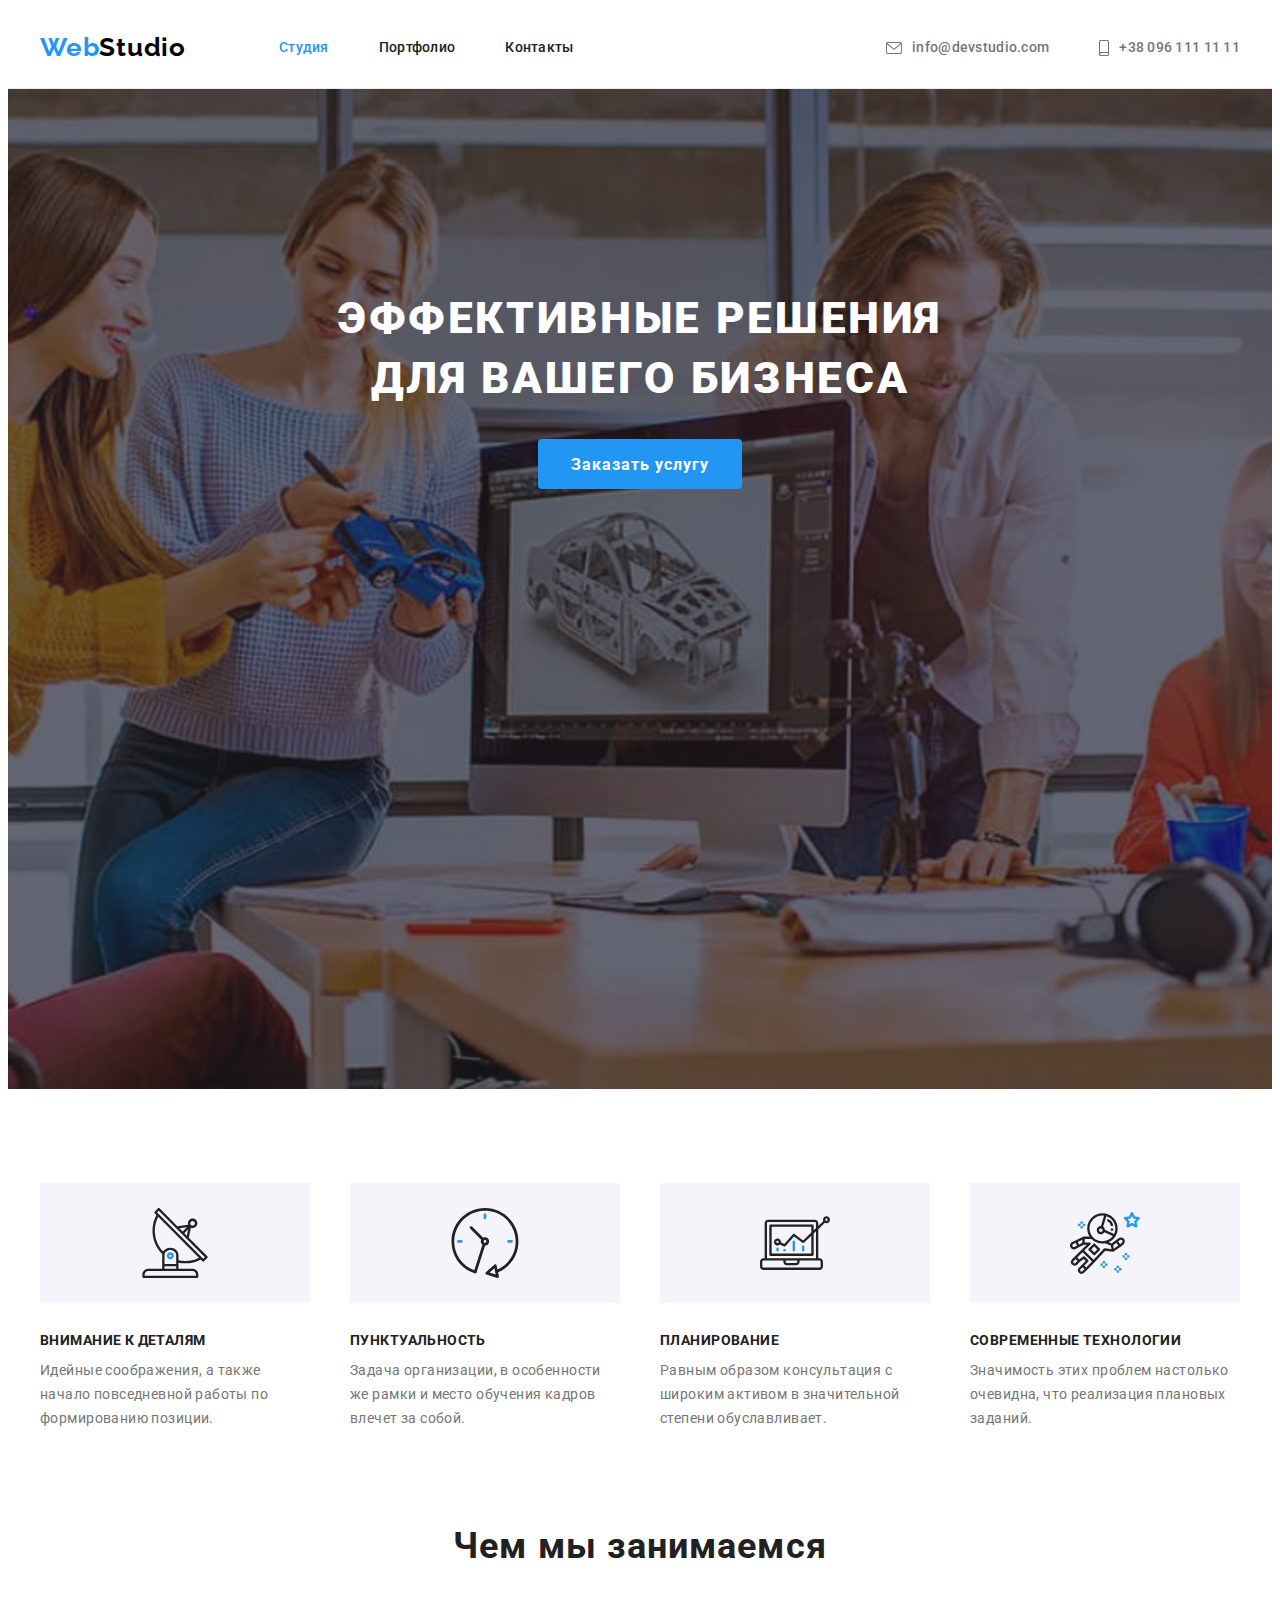
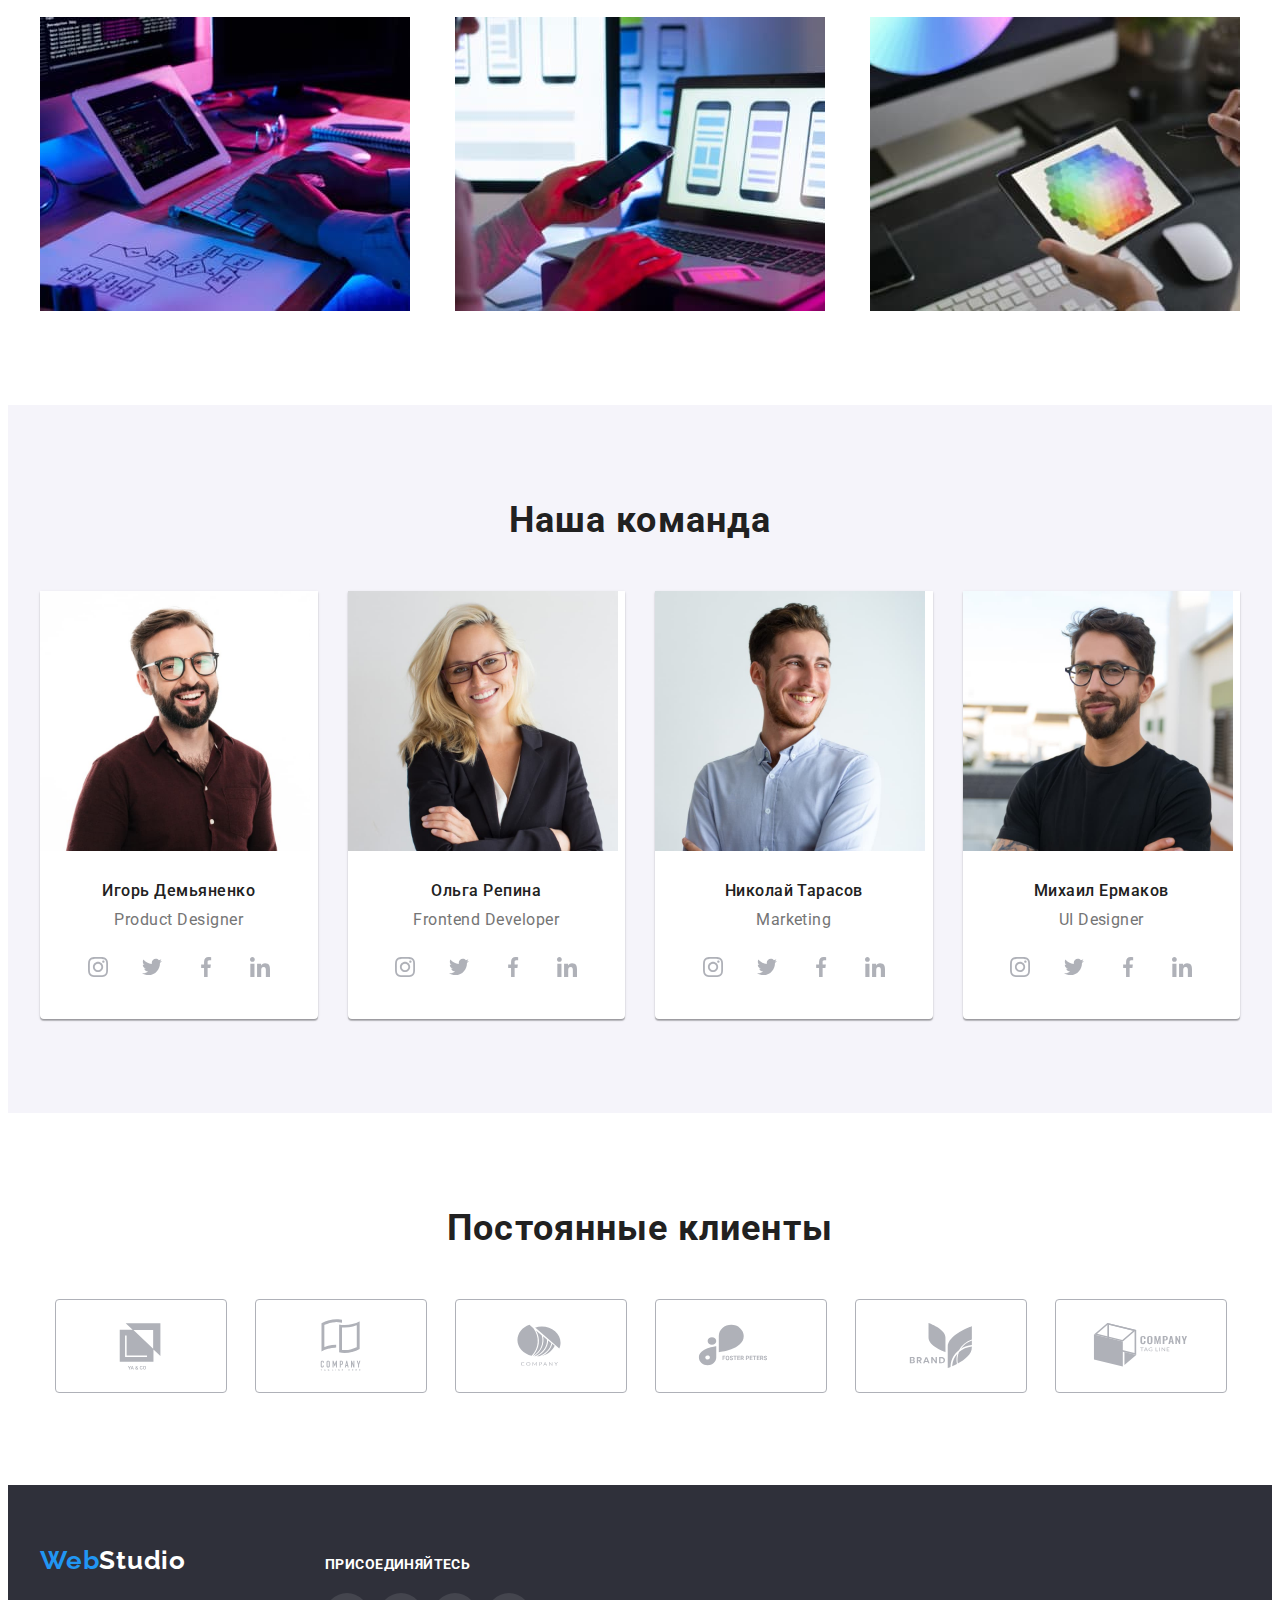
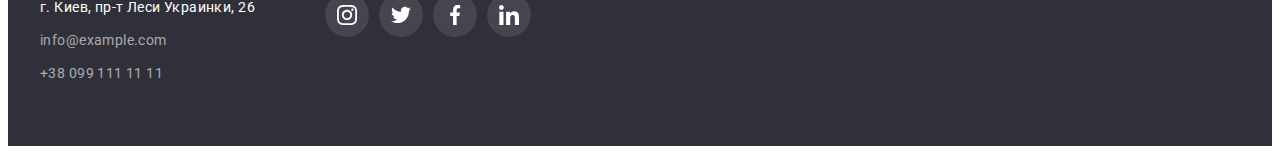
<file: index.html>
<!DOCTYPE html>
<html lang="ru">
<head>
    <meta charset="UTF-8">
    <meta http-equiv="X-UA-Compatible" content="IE=edge">
    <meta name="viewport" content="width=device-width, initial-scale=1.0">
    <title>WebStudio</title>
    <link rel="preconnect" href="https://fonts.googleapis.com">
    <link rel="preconnect" href="https://fonts.gstatic.com" crossorigin>
    <link href="https://fonts.googleapis.com/css2?family=Raleway:wght@700&family=Roboto:wght@400;500;700;900&display=swap" rel="stylesheet">
    <link rel="stylesheet" href="https://cdnjs.cloudflare.com/ajax/libs/modern-normalize/1.1.0/modern-normalize.min.css"
        integrity="sha512-wpPYUAdjBVSE4KJnH1VR1HeZfpl1ub8YT/NKx4PuQ5NmX2tKuGu6U/JRp5y+Y8XG2tV+wKQpNHVUX03MfMFn9Q=="
        crossorigin="anonymous" referrerpolicy="no-referrer" />
    <link rel="stylesheet" href="./css/styles.css">
</head>
<body>
    <header class="header">
        <div class="container">
            <nav class="header-nav">
                <a href="" lang="en" class="header-logo link"><span>Web</span>Studio</a>
                <ul class="header-list list">
                    <li class="header-item"><a href="./index.html" class="header-link link current">Студия</a></li>
                    <li class="header-item"><a href="./portfolio.html" class="header-link link">Портфолио</a></li>
                    <li class="header-item"><a href="" class="header-link link">Контакты</a></li>
                </ul>
            </nav>
            <ul class="header-aside list">
                <li class="header-contact">
                    <a href="mailto:info@devstudio.com" class="header-mail link"><svg class="header-icon-envelope" width="16" height="12">
                        <use href="./images/icons.svg#icon-envelope"></use>
                    </svg>info@devstudio.com</a>
                </li>
                <li class="header-contact">
                    <a href="tel:+380961111111" class="header-tel link"><svg class="header-icon-smartphone" width="10" height="16">
                        <use href="./images/icons.svg#icon-smartphone"></use>
                    </svg>+38 096 111 11 11</a>  
                </li>
            </ul>
        </div>
    </header>
<main>
    <section class="hero">
        <div class="hero-content container">
            <h1 class="hero-titel">Эффективные решения для вашего бизнеса</h1>
            <button type="button" class="hero-btn">Заказать услугу</button>
        </div>
    </section>
    <section class="about">
        <div class="container">
            <h2 class="about-titel visually-hidden">Нашы преимущества</h2>
            <ul class="about-list list">
                <li class="about-item">
                    <div>
                        <svg class="fnetwork-icon " width="70" height="70">
                            <use href="./images/icons.svg#icon-antenna"></use>
                        </svg>
                    </div>
                    <h3 class="about-heading">Внимание к деталям</h3>
                    <p class="about-text">Идейные соображения, а также начало повседневной работы по формированию позиции.</p>
                </li>
                <li class="about-item">
                    <div>
                        <svg class="fnetwork-icon" width="70" height="70">
                            <use href="./images/icons.svg#icon-clock"></use>
                        </svg>
                    </div>
                    <h3 class="about-heading">Пунктуальность</h3>
                    <p class="about-text">Задача организации, в особенности же рамки и место обучения кадров влечет за собой.</p>
                </li>
                <li class="about-item">
                    <div>
                        <svg class="fnetwork-icon" width="70" height="70">
                            <use href="./images/icons.svg#icon-diagram"></use>
                        </svg>
                    </div>
                    <h3 class="about-heading">Планирование</h3>
                    <p class="about-text">Равным образом консультация с широким активом в значительной степени обуславливает.</p>
                </li>
                <li class="about-item">
                    <div>
                        <svg class="fnetwork-icon" width="70" height="70">
                            <use href="./images/icons.svg#icon-astronaut"></use>
                        </svg>
                    </div>
                    <h3 class="about-heading">Современные технологии</h3>
                    <p class="about-text">Значимость этих проблем настолько очевидна, что реализация плановых заданий.</p>
                </li>
            </ul>
        </div>
    </section>
    <section class="work">
        <div class="container">
            <h2 class="work-titel">Чем мы занимаемся</h2>
            <ul class="work-list list">
                <li class="work-item"><img src="./images/we-doing-1.jpg" alt="печать кода разработчиком" width="370"></li>
                <li class="work-item"><img src="./images/we-doing-2.jpg" alt="подбор стияля разработчиком" width="370"></li>
                <li class="work-item"><img src="./images/we-doing-3.jpg" alt="цветовая палитра к стилям" width="370"></li>
            </ul>   
        </div>
    </section>
    <section class="team">
        <div class="container">
            <h2 class="team-titel">Наша команда</h2>
            <ul class="team-list list">
                <li class="team-item">
                    <img src="./images/foto-1-id.jpg" alt="фото Игорь Демьяненко" width="270">
                    <div>
                        <h3 class="team-heading">Игорь Демьяненко</h3>
                        <p lang="en" class="team-text">Product Designer</p>
                        <ul class="team-soc-list list">
                            <li class="team-soc-item">
                                <a href="" class="team-soc-link link">
                                    <svg class="team-soc-icon" width="20" height="20">
                                        <use href="./images/icons.svg#icon-instagram"></use>
                                    </svg>
                                </a>
                            </li>
                            <li class="team-soc-item">
                                <a href="" class="team-soc-link link">
                                    <svg class="team-soc-icon" width="20" height="20">
                                        <use href="./images/icons.svg#icon-twitter"></use>
                                    </svg>
                                </a>
                            </li>
                            <li class="team-soc-item">
                                <a href="" class="team-soc-link link">
                                    <svg class="team-soc-icon" width="20" height="20">
                                        <use href="./images/icons.svg#icon-facebook"></use>
                                    </svg>
                                </a>
                            </li>
                            <li class="team-soc-item">
                                <a href="" class="team-soc-link link">
                                    <svg class="team-soc-icon" width="20" height="20">
                                        <use href="./images/icons.svg#icon-linkedin"></use>
                                    </svg>
                                </a>
                            </li>
                        </ul>
                    </div>
                </li>
                <li class="team-item">
                    <img src="./images/foto-2-or.jpg" alt="фото Ольга Репина" width="270">
                    <div>
                        <h3 class="team-heading">Ольга Репина</h3>
                        <p lang="en" class="team-text">Frontend Developer</p>
                        <ul class="team-soc-list list">
                            <li class="team-soc-item">
                                <a href="" class="team-soc-link link">
                                    <svg class="team-soc-icon" width="20" height="20">
                                        <use href="./images/icons.svg#icon-instagram"></use>
                                    </svg>
                                </a>
                            </li>
                            <li class="team-soc-item">
                                <a href="" class="team-soc-link link">
                                    <svg class="team-soc-icon" width="20" height="20">
                                        <use href="./images/icons.svg#icon-twitter"></use>
                                    </svg>
                                </a>
                            </li>
                            <li class="team-soc-item">
                                <a href="" class="team-soc-link link">
                                    <svg class="team-soc-icon" width="20" height="20">
                                        <use href="./images/icons.svg#icon-facebook"></use>
                                    </svg>
                                </a>
                            </li>
                            <li class="team-soc-item">
                                <a href="" class="team-soc-link link">
                                    <svg class="team-soc-icon" width="20" height="20">
                                        <use href="./images/icons.svg#icon-linkedin"></use>
                                    </svg>
                                </a>
                            </li>
                        </ul>
                    </div>
                </li>
                <li class="team-item">
                    <img src="./images/foto-3-nt.jpg" alt="фото Николай Тарасов" width="270">
                    <div>
                        <h3 class="team-heading">Николай Тарасов</h3>
                        <p lang="en" class="team-text">Marketing</p>
                        <ul class="team-soc-list list">
                            <li class="team-soc-item">
                                <a href="" class="team-soc-link link">
                                    <svg class="team-soc-icon" width="20" height="20">
                                        <use href="./images/icons.svg#icon-instagram"></use>
                                    </svg>
                                </a>
                            </li>
                            <li class="team-soc-item">
                                <a href="" class="team-soc-link link">
                                    <svg class="team-soc-icon" width="20" height="20">
                                        <use href="./images/icons.svg#icon-twitter"></use>
                                    </svg>
                                </a>
                            </li>
                            <li class="team-soc-item">
                                <a href="" class="team-soc-link link">
                                    <svg class="team-soc-icon" width="20" height="20">
                                        <use href="./images/icons.svg#icon-facebook"></use>
                                    </svg>
                                </a>
                            </li>
                            <li class="team-soc-item">
                                <a href="" class="team-soc-link link">
                                    <svg class="team-soc-icon" width="20" height="20">
                                        <use href="./images/icons.svg#icon-linkedin"></use>
                                    </svg>
                                </a>
                            </li>
                        </ul>
                    </div>
                </li>
                <li class="team-item">
                    <img src="./images/foto-4-me.jpg" alt="фото Михаил Ермаков" width="270">
                    <div>
                        <h3 class="team-heading">Михаил Ермаков</h3>
                        <p lang="en" class="team-text">UI Designer</p>
                        <ul class="team-soc-list list">
                            <li class="team-soc-item">
                                <a href="" class="team-soc-link link">
                                    <svg class="team-soc-icon" width="20" height="20">
                                        <use href="./images/icons.svg#icon-instagram"></use>
                                    </svg>
                                </a>
                            </li>
                            <li class="team-soc-item">
                                <a href="" class="team-soc-link link">
                                    <svg class="team-soc-icon" width="20" height="20">
                                        <use href="./images/icons.svg#icon-twitter"></use>
                                    </svg>
                                </a>
                            </li>
                            <li class="team-soc-item">
                                <a href="" class="team-soc-link link">
                                    <svg class="team-soc-icon" width="20" height="20">
                                        <use href="./images/icons.svg#icon-facebook"></use>
                                    </svg>
                                </a>
                            </li>
                            <li class="team-soc-item">
                                <a href="" class="team-soc-link link">
                                    <svg class="team-soc-icon" width="20" height="20">
                                        <use href="./images/icons.svg#icon-linkedin"></use>
                                    </svg>
                                </a>
                            </li>
                        </ul>
                    </div>
                </li>
            </ul>
        </div>
    </section>
    <section class="client">
        <div class="container">
            <h2 class="client-title">Постоянные клиенты</h2>
            <ul class="client-list list">
                <li class="client-item">
                    <a href="" class="client-link">
                        <svg class="client-logo" width="106" height="60">
                            <use href="./images/icons.svg#icon-Logo-1"></use>
                        </svg>
                    </a>
                </li>
                <li class="client-item">
                    <a href="" class="client-link">
                        <svg class="client-logo" width="106" height="60">
                            <use href="./images/icons.svg#icon-Logo-2"></use>
                        </svg>
                    </a>
                </li>
                <li class="client-item">
                    <a href="" class="client-link">
                        <svg class="client-logo" width="106" height="60">
                            <use href="./images/icons.svg#icon-Logo-3"></use>
                        </svg>
                    </a>
                </li>
                <li class="client-item">
                    <a href="" class="client-link">
                        <svg class="client-logo" width="106" height="60">
                            <use href="./images/icons.svg#icon-Logo-4"></use>
                        </svg>
                    </a>
                </li>
                <li class="client-item">
                    <a href="" class="client-link">
                        <svg class="client-logo" width="106" height="60">
                            <use href="./images/icons.svg#icon-Logo-5"></use>
                        </svg>
                    </a>
                </li>
                <li class="client-item">
                    <a href="" class="client-link">
                        <svg class="client-logo" width="106" height="60">
                            <use href="./images/icons.svg#icon-Logo-6"></use>
                        </svg>
                    </a>
                </li>
            </ul>
        </div>
    </section>
</main>
<footer class="footer">
    <div class="container">
        <div class="footer-contact">
            <a href="" lang="en" class="footer-link link"><span>Web</span>Studio</a>
            <address class="footer-address">
                <ul class="footer-list list">
                    <li class="footer-item"><a href="https://goo.gl/maps/3HotEXgrahbwHq118" target="_blank" rel="noopener nofollow noreferrer" class="footer-map link">г. Киев, пр-т Леси Украинки, 26</a></li>
                    <li class="footer-item"><a href="mailto:info@example.com" class="footer-mail link">info@example.com</a></li>
                    <li class="footer-item"><a href="tel:+380991111111" class="footer-tel link">+38 099 111 11 11</a></li>
                </ul>
            </address>
        </div>
        <div class="footer-network">
            <h3 class="fnetwork-title">Присоединяйтесь</h3>
            <ul class="fnetwork-list list">
                <li class="fnetwork-item">
                    <a href="" class="fnetwork-link">
                        <svg class="fnetwork-icon" width="20" height="20">
                            <use href="./images/icons.svg#icon-instagram"></use>
                        </svg>
                    </a>
                </li>
                <li class="fnetwork-item">
                    <a href="" class="fnetwork-link">
                        <svg class="fnetwork-icon" width="20" height="20">
                            <use href="./images/icons.svg#icon-twitter"></use>
                        </svg>
                    </a>
                </li>
                <li class="fnetwork-item">
                    <a href="" class="fnetwork-link">
                        <svg class="fnetwork-icon" width="20" height="20">
                            <use href="./images/icons.svg#icon-facebook"></use>
                        </svg>
                    </a>
                </li>
                <li class="fnetwork-item">
                    <a href="" class="fnetwork-link">
                        <svg class="fnetwork-icon" width="20" height="20">
                            <use href="./images/icons.svg#icon-linkedin"></use>
                        </svg>
                    </a>
                </li>
            </ul>
        </div>
    </div>
</footer>
</body>
</html>
</file>
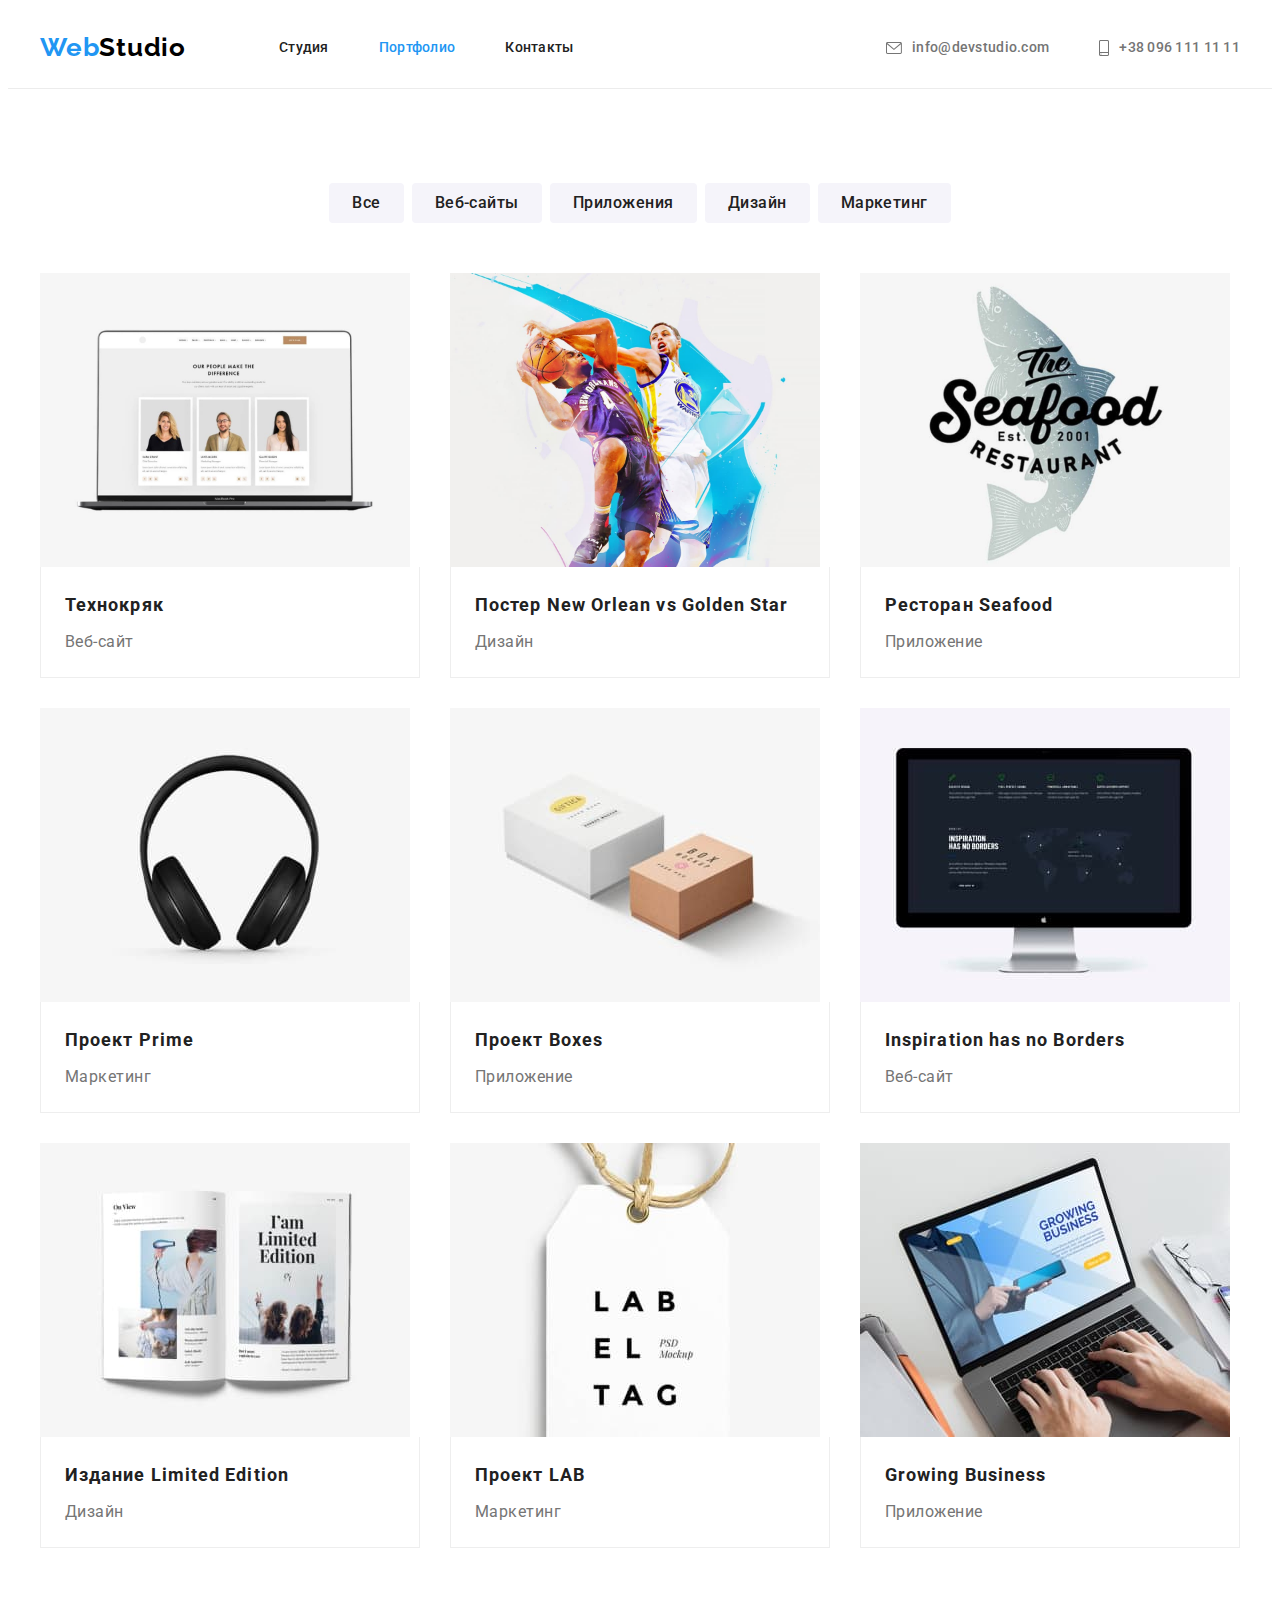
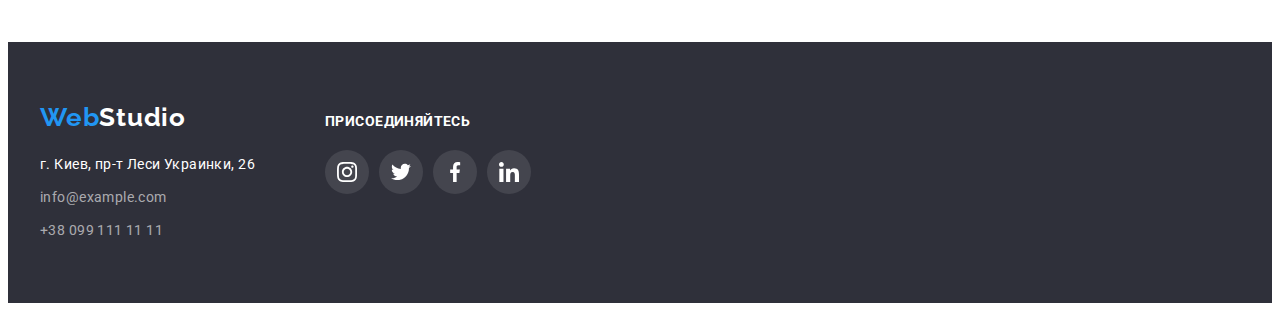
<file: portfolio.html>
<!DOCTYPE html>
<html lang="ru">
<head>
    <meta charset="UTF-8">
    <meta http-equiv="X-UA-Compatible" content="IE=edge">
    <meta name="viewport" content="width=device-width, initial-scale=1.0">
    <title>Portfolio</title>
    <link rel="preconnect" href="https://fonts.googleapis.com">
    <link rel="preconnect" href="https://fonts.gstatic.com" crossorigin>
    <link href="https://fonts.googleapis.com/css2?family=Raleway:wght@700&family=Roboto:wght@400;500;700;900&display=swap" rel="stylesheet">
    <link rel="stylesheet" href="https://cdnjs.cloudflare.com/ajax/libs/modern-normalize/1.1.0/modern-normalize.min.css"
        integrity="sha512-wpPYUAdjBVSE4KJnH1VR1HeZfpl1ub8YT/NKx4PuQ5NmX2tKuGu6U/JRp5y+Y8XG2tV+wKQpNHVUX03MfMFn9Q=="
        crossorigin="anonymous" referrerpolicy="no-referrer" />
    <link rel="stylesheet" href="./css/styles.css">
</head>
<body>
    <header class="header">
        <div class="container">
            <nav class="header-nav">
                <a href="" lang="en" class="header-logo link"><span>Web</span>Studio</a>
                <ul class="header-list list">
                    <li class="header-item"><a href="./index.html" class="header-link link ">Студия</a></li>
                    <li class="header-item"><a href="./portfolio.html" class="header-link link current">Портфолио</a></li>
                    <li class="header-item"><a href="" class="header-link link">Контакты</a></li>
                </ul>
            </nav>
            <ul class="header-aside list">
                <li class="header-contact">
                    <a href="mailto:info@devstudio.com" class="header-mail link"><svg class="header-icon-envelope" width="16"
                            height="12">
                            <use href="./images/icons.svg#icon-envelope"></use>
                        </svg>info@devstudio.com</a>
                </li>
                <li class="header-contact">
                    <a href="tel:+380961111111" class="header-tel link"><svg class="header-icon-smartphone" width="10" height="16">
                            <use href="./images/icons.svg#icon-smartphone"></use>
                        </svg>+38 096 111 11 11</a>
                </li>
            </ul>
        </div>
    </header>
    <main>
        <section class="portfolio">
            <div class="container">
                <h1 class="portfolio-titel visually-hidden">Портфолио</h1>
                <ul class="portfolio-list list">
                    <li class="portfolio-item"><button type="button" class="portfolio-btn">Все</button></li>
                    <li class="portfolio-item"><button type="button" class="portfolio-btn">Веб-сайты</button></li>
                    <li class="portfolio-item"><button type="button" class="portfolio-btn">Приложения</button></li>
                    <li class="portfolio-item"><button type="button" class="portfolio-btn">Дизайн</button></li>
                    <li class="portfolio-item"><button type="button" class="portfolio-btn">Маркетинг</button></li>
                </ul>
                <ul class="examples-list list">
                    <li class="examples-item">
                        <a href="" class="examples-link link">
                            <img src="./images/portfolio-1.jpg" alt="Карточки сотрудников компании" width="370">
                            <div>
                                <h2 class="examples-heading">Технокряк</h2>
                                <p class="examples-par">Веб-сайт</p>
                            </div>
                        </a>
                    </li>
                    <li class="examples-item">
                        <a href="" class="examples-link link">
                            <img src="./images/portfolio-2.jpg" alt="В прижке два баскедболиста с мячом" width="370">
                            <div>
                                <h2 class="examples-heading">Постер <span lang="en">New Orlean vs Golden Star</span></h2>
                                <p class="examples-par">Дизайн</p>
                            </div>
                        </a>
                    <li class="examples-item">
                        <a href="" class="examples-link link">
                            <img src="./images/portfolio-3.jpg" alt="Логотип в виде рыбы" width="370">
                            <div>
                                <h2 class="examples-heading">Ресторан <span lang="en">Seafood</span></h2>
                                <p class="examples-par">Приложение</p>
                            </div>
                        </a>
                    </li>
                    <li class="examples-item">
                        <a href="" class="examples-link link">
                            <img src="./images/portfolio-4.jpg" alt="Наушники" width="370">
                            <div>
                                <h2 class="examples-heading">Проект <span lang="en">Prime</span></h2>
                                <p class="examples-par">Маркетинг</p>
                            </div>
                        </a>
                    </li>
                    <li class="examples-item">
                        <a href="" class="examples-link link">
                            <img src="./images/portfolio-5.jpg" alt="Две коробки" width="370">
                            <div>
                                <h2 class="examples-heading">Проект <span lang="en">Boxes</span></h2>
                                <p class="examples-par">Приложение</p>
                            </div>
                        </a>
                    </li>
                    <li class="examples-item">
                        <a href="" class="examples-link link">
                            <img src="./images/portfolio-6.jpg" alt="В мониторе страница сайта" width="370">
                            <div>
                                <h2 lang="en" class="examples-heading">Inspiration has no Borders</h2>
                                <p class="examples-par">Веб-сайт</p>
                            </div>
                        </a>
                    </li>
                    <li class="examples-item">
                        <a href="" class="examples-link link">
                            <img src="./images/portfolio-7.jpg" alt="Иллюстрация журнала" width="370">
                            <div>
                                <h2 class="examples-heading">Издание <span>Limited Edition</span></h2>
                                <p class="examples-par">Дизайн</p>
                            </div>
                        </a>
                    </li>
                    <li class="examples-item">
                        <a href="" class="examples-link link">
                            <img src="./images/portfolio-8.jpg" alt="Картонная бирка в виде ценника" width="370">
                            <div>
                                <h2 class="examples-heading">Проект <span>LAB</span></h2>
                                <p class="examples-par">Маркетинг</p>
                            </div>
                        </a>
                    </li>
                    <li class="examples-item">
                        <a href="" class="examples-link link">
                            <img src="./images/portfolio-9.jpg" alt="Отрытый лептоп в процеессе работы" width="370">
                            <div>
                                <h2 lang="en" class="examples-heading">Growing Business</h2>
                                <p class="examples-par">Приложение</p>
                            </div>
                        </a>
                    </li>
                </ul>
            </div>
        </section>
    </main>
    <footer class="footer">
        <div class="container">
            <div class="footer-contact">
                <a href="" lang="en" class="footer-link link"><span>Web</span>Studio</a>
                <address class="footer-address">
                    <ul class="footer-list list">
                        <li class="footer-item"><a href="https://goo.gl/maps/3HotEXgrahbwHq118" target="_blank"
                                rel="noopener nofollow noreferrer" class="footer-map link">г. Киев, пр-т Леси Украинки, 26</a>
                        </li>
                        <li class="footer-item"><a href="mailto:info@example.com" class="footer-mail link">info@example.com</a>
                        </li>
                        <li class="footer-item"><a href="tel:+380991111111" class="footer-tel link">+38 099 111 11 11</a></li>
                    </ul>
                </address>
            </div>
            <div class="footer-network">
                <h3 class="fnetwork-title">Присоединяйтесь</h3>
                <ul class="fnetwork-list list">
                    <li class="fnetwork-item">
                        <a href="" class="fnetwork-link">
                            <svg class="fnetwork-icon" width="20" height="20">
                                <use href="./images/icons.svg#icon-instagram"></use>
                            </svg>
                        </a>
                    </li>
                    <li class="fnetwork-item">
                        <a href="" class="fnetwork-link">
                            <svg class="fnetwork-icon" width="20" height="20">
                                <use href="./images/icons.svg#icon-twitter"></use>
                            </svg>
                        </a>
                    </li>
                    <li class="fnetwork-item">
                        <a href="" class="fnetwork-link">
                            <svg class="fnetwork-icon" width="20" height="20">
                                <use href="./images/icons.svg#icon-facebook"></use>
                            </svg>
                        </a>
                    </li>
                    <li class="fnetwork-item">
                        <a href="" class="fnetwork-link">
                            <svg class="fnetwork-icon" width="20" height="20">
                                <use href="./images/icons.svg#icon-linkedin"></use>
                            </svg>
                        </a>
                    </li>
                </ul>
            </div>
        </div>
    </footer>
</body>
</html>
</file>
<file: css/styles.css>
:root {
  --basic-text-color: #212121;
  --text-color: #757575;
  --accent-color: #2196f3;
  --text-on-dark-background: #ffffff;
  --first-background-color: #ffffff;
  --second-background-color: #2f303a;
  --third-background-color: #f5f4fa;
  --background-button: #f5f4fa;
  --basic-socicon-color: #afb1b8;
}

p,
h1,
h2,
h3,
h4,
h5,
h6 {
  margin: 0%;
}

ul,
ol {
  margin: 0%;
  padding-left: 0%;
}

.container {
  width: 1200px;
  margin: 0 auto;
  padding-left: 15px;
  padding-right: 15px;

  /* outline: 1px solid red; */
}

body {
  font-family: "Roboto", sans-serif;
  color: var(--basic-text-color);
}

.list {
  list-style: none;
}

.link {
  text-decoration: none;
}

.link.current {
  color: var(--accent-color);
}

img {
  display: block;
}

.visually-hidden {
  position: absolute;
  width: 1px;
  height: 1px;
  margin: -1px;
  border: 0;
  padding: 0;
  white-space: nowrap;
  clip-path: inset(100%);
  clip: rect(0 0 0 0);
  overflow: hidden;
}

/*-------------------------------------------------------HEADER-------------------------------------------------------*/

.header {
  background-color: var(--first-background-color);
  border-bottom: 1px solid #ececec;
}

.header .container {
  display: flex;
  align-items: center;
}

.header-logo span {
  color: #2196f3;
}

.header-nav {
  display: flex;
  align-items: center;
}

.header-logo {
  margin-right: 93px;

  font-family: "Raleway", sans-serif;
  font-weight: 700;
  font-size: 26px;
  line-height: 1.2;
  letter-spacing: 0.03em;
  color: #000000;
}

.header-link {
  padding-top: 32px;
  padding-bottom: 32px;
  display: block;

  font-weight: 500;
  font-size: 14px;
  line-height: 1.14;
  letter-spacing: 0.02em;
  color: var(--basic-text-color);
}

.header-list {
  display: flex;
}

.header-item:not(:last-child),
.header-contact:not(:last-child) {
  margin-right: 50px;
}

.header-aside {
  display: flex;
  margin-left: auto;
}

.header-icon-envelope {
  width: 16px;
  height: 12px;
  margin-right: 10px;
  fill: currentColor;
}

.header-icon-smartphone {
  width: 10px;
  height: 16px;
  margin-right: 10px;
  fill: currentColor;
}

.header-mail,
.header-tel {
  display: flex;
  align-items: center;
  padding-top: 32px;
  padding-bottom: 32px;
  font-weight: 500;
  font-size: 14px;
  line-height: 1.14;
  letter-spacing: 0.02em;
  color: var(--text-color);
}

.header-link:hover,
.header-link:focus,
.header-mail:hover,
.header-mail:focus,
.header-tel:hover,
.header-tel:focus {
  color: var(--accent-color);
}

/*-------------------------------------------------------HERO-------------------------------------------------------*/

.hero {
  max-width: 1600px;
  height: 600px;
  padding: 200px 0px;
  margin: 0 auto;
  background-image: linear-gradient(
      rgba(47, 48, 58, 0.4),
      rgba(47, 48, 58, 0.4)
    ),
    url(../images/background-hero.jpg);
  background-size: cover;
  background-position: center;
  background-repeat: no-repeat;
  background-color: #c4c4c4;
}

.hero-content {
  text-align: center;
}

.hero-titel {
  max-width: 696px;
  margin: 0px auto;

  font-weight: 900;
  font-size: 44px;
  line-height: 1.36;
  letter-spacing: 0.06em;
  text-transform: uppercase;
  color: var(--text-on-dark-background);
}

.hero-btn {
  min-width: 200px;
  height: 50px;
  border-radius: 4px;
  border: 1px solid transparent;
  padding: 10px 32px;
  margin-top: 30px;

  font-family: inherit;
  font-weight: 700;
  font-size: 16px;
  line-height: 1.88;
  letter-spacing: 0.06em;
  color: var(--text-on-dark-background);
  background-color: var(--accent-color);
  cursor: pointer;
  text-align: center;
}

.hero-btn:hover,
.hero-btn:focus {
  background-color: #188ce8;
}

/*-------------------------------------------------------ABOUT-------------------------------------------------------*/

.about {
  padding-top: 94px;
  padding-bottom: 47px;
}

.about-list {
  display: flex;
  justify-content: space-between;
}

.about-item {
  max-width: 270px;
}

.about-item div {
  display: flex;
  height: 120px;
  background-color: var(--background-button);
  justify-content: center;
  align-items: center;
}

/* .about-item::before {
    display: block;
    content: '';
    height: 120px;
    background-image: url(../images/antenna.svg);
    background-color: var(--background-button); */

.about-heading {
  margin-top: 30px;
  font-weight: 700;
  font-size: 14px;
  line-height: 1.14;
  letter-spacing: 0.03em;
  text-transform: uppercase;
}

.about-text {
  margin-top: 10px;

  font-size: 14px;
  line-height: 1.71;
  letter-spacing: 0.03em;
  color: var(--text-color);
}

/*-------------------------------------------------------WORK-------------------------------------------------------*/

.work {
  padding-top: 47px;
  padding-bottom: 94px;
}

.work-titel {
  font-weight: 700;
  font-size: 36px;
  line-height: 1.17;
  text-align: center;
  letter-spacing: 0.03em;
}

.work-list {
  margin-top: 50px;
  display: flex;
  justify-content: space-between;
}

/*-------------------------------------------------------TEAM-------------------------------------------------------*/

.team {
  padding-top: 94px;
  padding-bottom: 94px;

  background-color: var(--third-background-color);
}

.team-list {
  display: flex;
  margin-top: 50px;
}

.team-item {
  width: calc((100% - 90px) / 4);
  margin-right: 30px;
  background-color: var(--first-background-color);

  border-radius: 0px 0px 4px 4px;
  box-shadow: 0px 1px 3px rgba(0, 0, 0, 0.12), 0px 1px 1px rgba(0, 0, 0, 0.14),
    0px 2px 1px rgba(0, 0, 0, 0.2);
}

.team-item:last-child {
  margin-right: 0px;
}

.team-item div {
  padding-top: 30px;
  padding-bottom: 30px;
  text-align: center;
}

.team-titel {
  font-weight: 700;
  font-size: 36px;
  line-height: 1.17;
  text-align: center;
  letter-spacing: 0.03em;
}

.team-heading {
  font-weight: 500;
  font-size: 16px;
  line-height: 1.19;
  letter-spacing: 0.03em;
}

.team-text {
  margin-top: 10px;

  font-size: 16px;
  line-height: 1.19;
  letter-spacing: 0.03em;
  color: var(--text-color);
}

.team-soc-list {
  display: flex;
  margin-top: 16px;
  justify-content: center;
}

.team-soc-item {
  width: 44px;
  height: 44px;
  margin-right: 10px;
}

.team-soc-item:last-child {
  margin-right: 0px;
}

.team-soc-link {
  width: 100%;
  height: 100%;
  display: flex;
  border-radius: 50%;
  align-items: center;
  justify-content: center;
  color: var(--basic-socicon-color);
}

.team-soc-icon {
  fill: currentColor;
}

.team-soc-link:hover,
.team-soc-link:focus {
  background-color: var(--accent-color);
  color: #ffffff;
}

/*-------------------------------------------------------CLIENT-------------------------------------------------------*/

.client {
  padding-top: 94px;
  padding-bottom: 94px;
}

.client-title {
  font-weight: 700;
  font-size: 36px;
  line-height: 1.17;
  text-align: center;
  letter-spacing: 0.03em;
}

.client-list {
  display: flex;
  margin-top: 50px;
  justify-content: center;
}

.client-item {
  margin-left: 30px;
  width: 170px;
  height: 92px;
}

.client-link {
  display: flex;
  width: 100%;
  height: 100%;
  justify-content: center;
  align-items: center;
  color: var(--basic-socicon-color);
  border-radius: 4px;
  border: 1px solid #afb1b8;
}

.client-item:first-child {
  margin-left: 0px;
}

.client-logo {
  fill: currentColor;
}

.client-link:hover,
.client-link:focus {
  color: var(--accent-color);
  border: 1px solid var(--accent-color);
}

/*-------------------------------------------------------FOOTER-------------------------------------------------------*/

.footer {
  background-color: var(--second-background-color);
  padding-top: 60px;
  padding-bottom: 60px;
}

.footer .container {
  display: flex;
  align-items: baseline;
}

.footer-link {
  font-family: "Raleway", sans-serif;
  font-weight: 700;
  font-size: 26px;
  line-height: 1.19;
  letter-spacing: 0.03em;
  color: #ffffff;
}

.footer-link span {
  color: #2196f3;
}

.footer-address {
  margin-top: 20px;
  font-style: normal;
}

.footer-item:not(:first-child) {
  margin-top: 9px;
}

.footer-map {
  font-family: inherit;
  font-size: 14px;
  line-height: 1.71;
  letter-spacing: 0.03em;
  color: var(--text-on-dark-background);
}

.footer-mail,
.footer-tel {
  font-size: 14px;
  line-height: 1.71;
  letter-spacing: 0.03em;
  color: rgba(255, 255, 255, 0.6);
}

.footer-mail:hover,
.footer-mail:focus,
.footer-tel:hover,
.footer-tel:focus,
.footer-map:hover,
.footer-map:focus {
  color: var(--accent-color);
}

.footer-network {
  margin-left: 70px;
  width: 206px;
}

.fnetwork-title {
  font-weight: 700;
  font-size: 14px;
  line-height: 1.14;
  letter-spacing: 0.03em;
  text-transform: uppercase;
  color: var(--first-background-color);
}

.fnetwork-list {
  margin-top: 20px;
  display: flex;
  justify-content: space-between;
}

.fnetwork-item {
  width: 44px;
  height: 44px;
}

.fnetwork-link {
  display: flex;
  width: 100%;
  height: 100%;
  border-radius: 50%;
  background-color: rgba(255, 255, 255, 0.1);
  justify-content: center;
  align-items: center;
}

.fnetwork-icon {
  fill: #ffffff;
}

.fnetwork-link:hover,
.fnetwork-link:focus {
  background-color: var(--accent-color);
}

/*----------------------------------------------------PAGE PORTFOLIO-------------------------------------------------------*/

.portfolio {
  padding-top: 94px;
  padding-bottom: 94px;
}

.portfolio-list {
  display: flex;
  justify-content: center;
}

.portfolio-item:not(:first-child) {
  margin-left: 8px;
}

.portfolio-btn {
  display: inline-block;
  min-width: 73px;
  border-radius: 4px;
  border: 1px solid transparent;
  padding: 6px 22px;

  font-family: inherit;
  font-style: normal;
  font-weight: 500;
  font-size: 16px;
  line-height: 1.62;
  /* identical to box height, or 162% */
  text-align: center;
  letter-spacing: 0.03em;
  color: var(--basic-text-color);
  background-color: var(--background-button);
  cursor: pointer;
}

.portfolio-btn:hover,
.portfolio-btn:focus,
.portfolio-btn:active {
  color: var(--text-on-dark-background);
  background-color: var(--accent-color);
  box-shadow: 0px 3px 1px rgba(0, 0, 0, 0.1), 0px 1px 2px rgba(0, 0, 0, 0.08),
    0px 2px 2px rgba(0, 0, 0, 0.12);
}

.examples-list {
  display: flex;
  flex-wrap: wrap;
  margin-top: 50px;
}

.examples-item {
  cursor: pointer;
  width: calc((100% - 60px) / 3);
}

.examples-item:not(:nth-child(3n)) {
  margin-right: 30px;
}

.examples-item:not(:nth-child(-n + 3)) {
  margin-top: 30px;
}

.examples-link {
  display: block;
}

.examples-link:hover,
.examples-link:focus {
  box-shadow: 0px 1px 1px rgba(0, 0, 0, 0.12), 0px 4px 4px rgba(0, 0, 0, 0.06),
    1px 4px 6px rgba(0, 0, 0, 0.16);
}

.examples-link div {
  padding: 20px 24px;
  border-right: 1px solid #eeeeee;
  border-bottom: 1px solid #eeeeee;
  border-left: 1px solid #eeeeee;
}

.examples-heading {
  font-weight: 700;
  font-size: 18px;
  line-height: 2;
  letter-spacing: 0.06em;
  color: var(--basic-text-color);
}

.examples-par {
  margin-top: 4px;

  font-size: 16px;
  line-height: 1.88;
  letter-spacing: 0.03em;
  color: var(--text-color);
}
</file>
